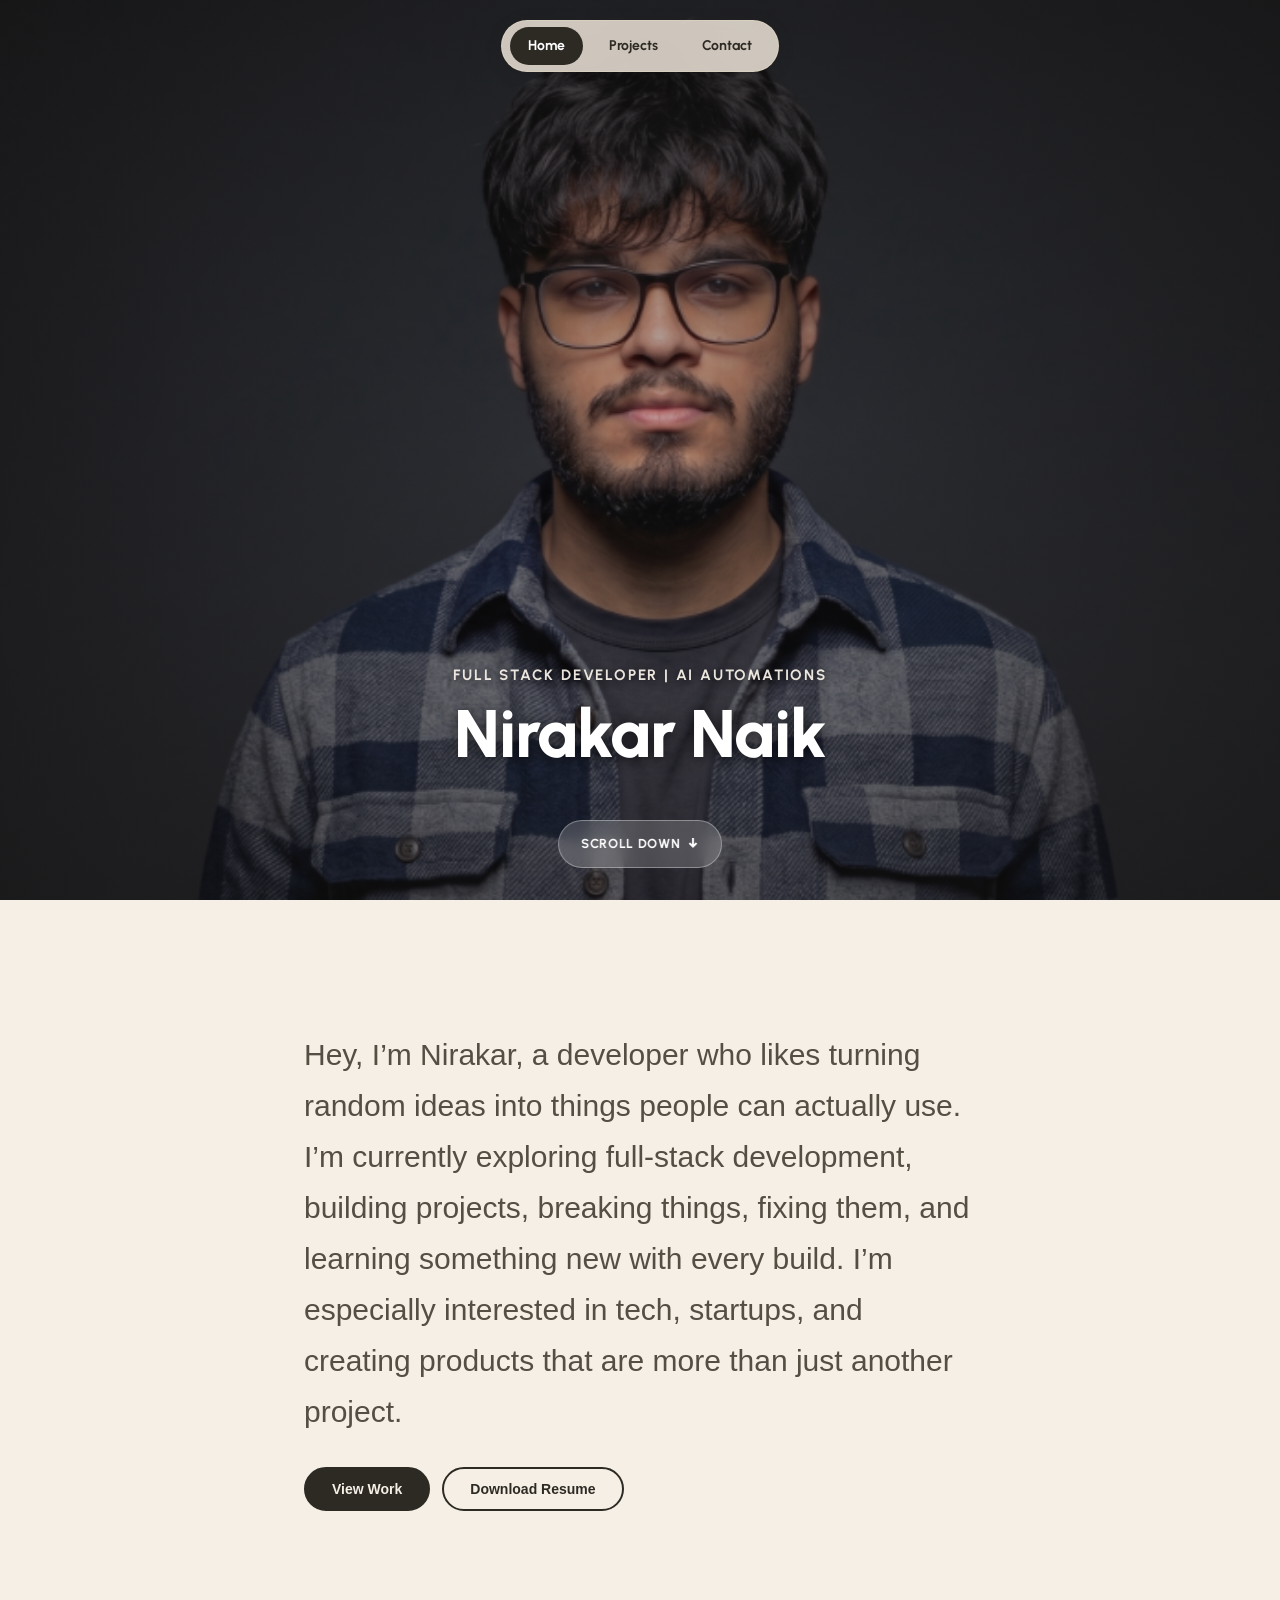
<file: index.html>
<!DOCTYPE html>
<html lang="en">
<head>
    <meta charset="UTF-8">
    <meta name="viewport" content="width=device-width, initial-scale=1.0">
    <title>Nirakar Naik | Portfolio</title>
    <link rel="stylesheet" href="style.css">
</head>
<body class="home-page">
    <nav class="nav-bar">
        <a href="index.html" class="active">Home</a>
        <a href="projects.html">Projects</a>
        <a href="contact.html">Contact</a>
    </nav>

    <!-- Full Viewport Hero Screen -->
    <header class="hero-screen">
        <img src="hero.png" alt="Nirakar Naik" class="hero-bg-img">
        <div class="hero-overlay">
            <div class="hero-content">
                <p class="hero-role">Full Stack Developer | AI Automations</p>
                <h1 class="hero-title">Nirakar Naik</h1>
            </div>
            <a href="#intro" class="scroll-indicator">
                <span>Scroll down</span>
                <span class="arrow">&darr;</span>
            </a>
        </div>
    </header>

    <!-- Intro Section (Scroll Down) -->
    <main id="intro" class="intro-section">
        <!-- <h2 class="name">Nirakar Naik</h2> -->
        <p id="intro">
            Hey, I’m Nirakar, a developer who likes turning random ideas into things people can actually use.
            I’m currently exploring full-stack development, building projects, breaking things, fixing them, and learning something new with every build.
            I’m especially interested in tech, startups, and creating products that are more than just another project.
        </p>
        <div class="btn-group">
            <button onclick="window.location.href='projects.html'">View Work</button>
            <button>Download Resume</button>
        </div>
    </main>
</body>
</html>
</file>
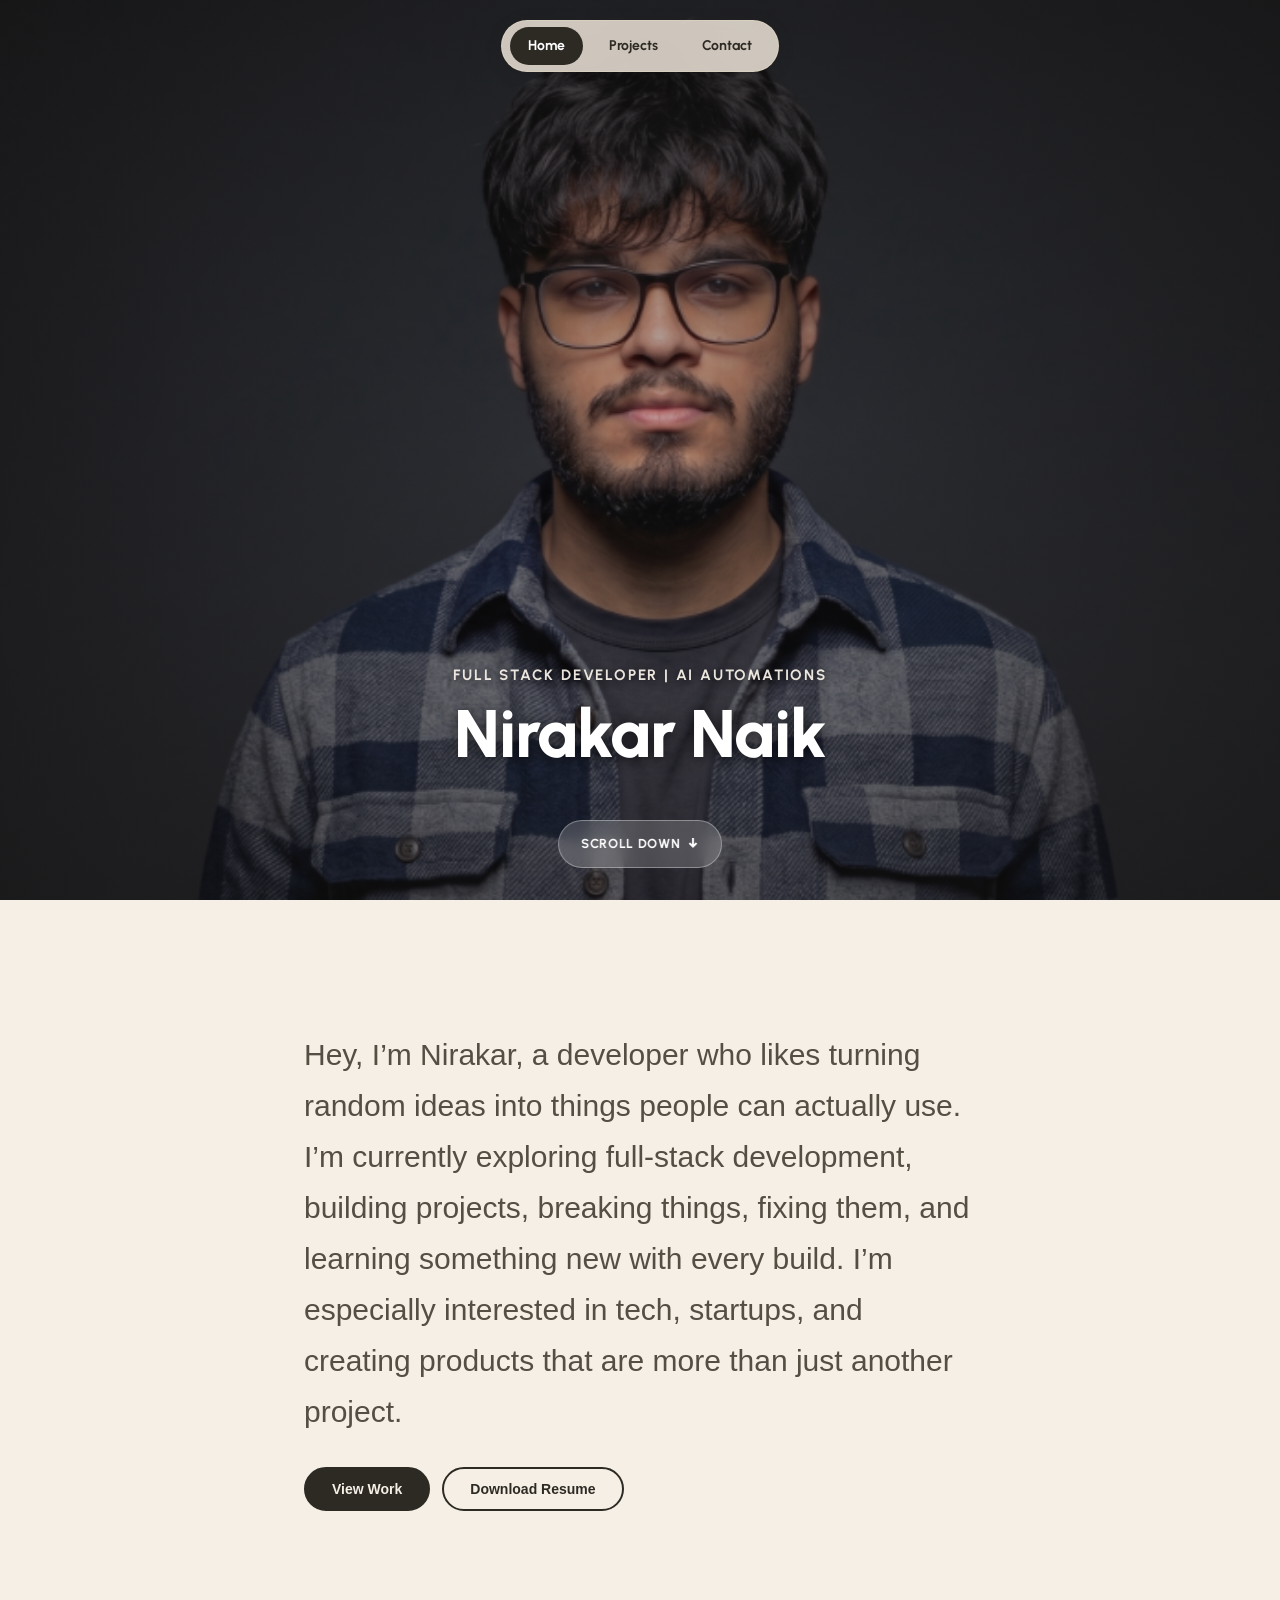
<file: home.html>
<!DOCTYPE html>
<html lang="en">
<head>
    <meta charset="UTF-8">
    <meta name="viewport" content="width=device-width, initial-scale=1.0">
    <title>Nirakar Naik | Portfolio</title>
    <link rel="stylesheet" href="style.css">
</head>
<body class="home-page">
    <nav class="nav-bar">
        <a href="home.html" class="active">Home</a>
        <a href="projects.html">Projects</a>
        <a href="contact.html">Contact</a>
    </nav>

    <!-- Full Viewport Hero Screen -->
    <header class="hero-screen">
        <img src="hero.png" alt="Nirakar Naik" class="hero-bg-img">
        <div class="hero-overlay">
            <div class="hero-content">
                <p class="hero-role">Full Stack Developer | AI Automations</p>
                <h1 class="hero-title">Nirakar Naik</h1>
            </div>
            <a href="#intro" class="scroll-indicator">
                <span>Scroll down</span>
                <span class="arrow">&darr;</span>
            </a>
        </div>
    </header>

    <!-- Intro Section (Scroll Down) -->
    <main id="intro" class="intro-section">
        <!-- <h2 class="name">Nirakar Naik</h2> -->
        <p id="intro">
            Hey, I’m Nirakar, a developer who likes turning random ideas into things people can actually use.
            I’m currently exploring full-stack development, building projects, breaking things, fixing them, and learning something new with every build.
            I’m especially interested in tech, startups, and creating products that are more than just another project.
        </p>
        <div class="btn-group">
            <button onclick="window.location.href='projects.html'">View Work</button>
            <button>Download Resume</button>
        </div>
    </main>
</body>
</html>
</file>
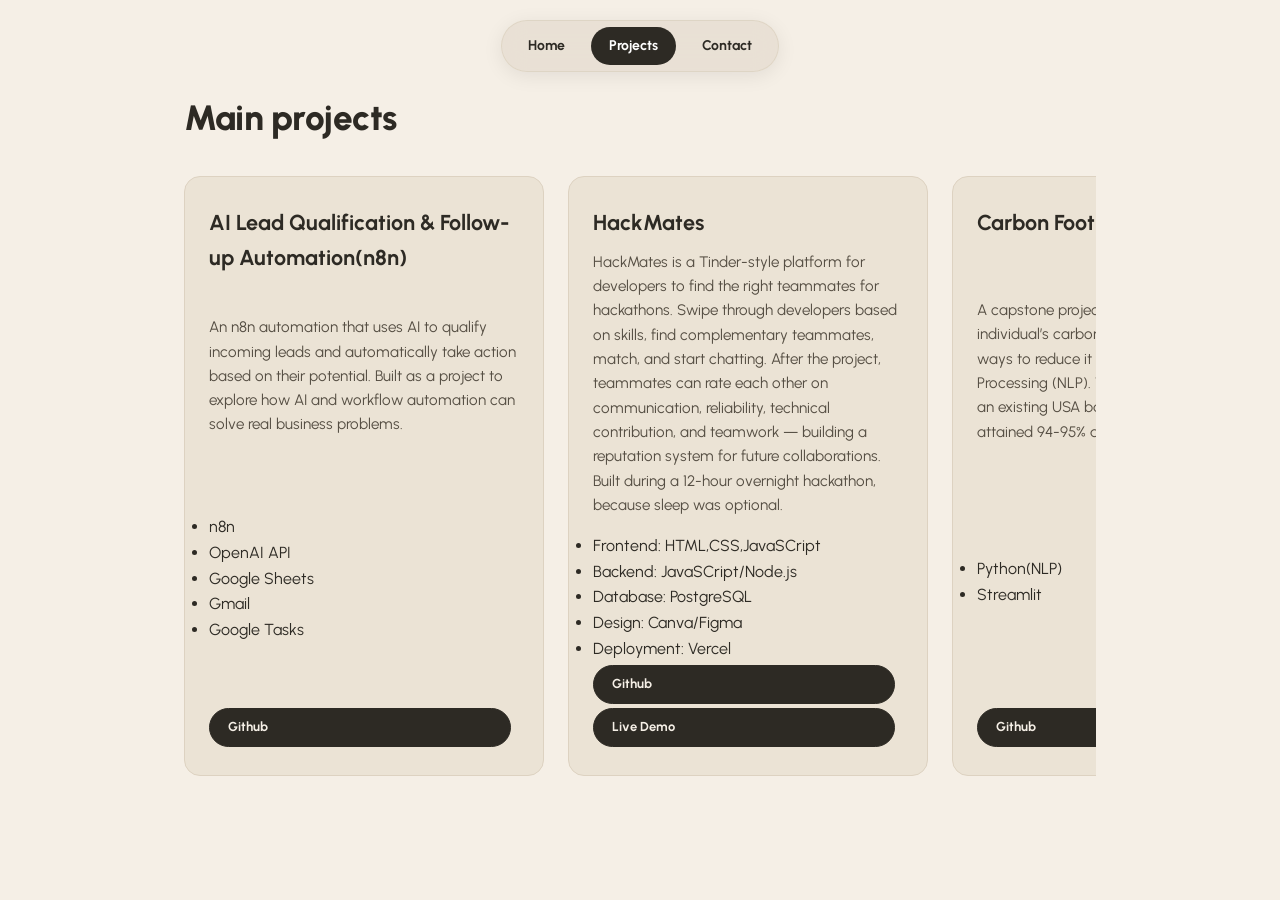
<file: projects.html>
<!DOCTYPE html>
<html lang="en">
<head>
    <meta charset="UTF-8">
    <meta name="viewport" content="width=device-width, initial-scale=1.0">
    <title>Projects | Nirakar Naik</title>
    <link rel="stylesheet" href="style.css">
</head>
<body>
    <nav class="nav-bar">
        <a href="index.html">Home</a>
        <a href="projects.html" class="active">Projects</a>
        <a href="contact.html">Contact</a>
    </nav>

    <div class="projects-header">
        <h1 class="projects-title">Main projects</h1>
        <!-- <span class="scroll-hint">Scroll horizontally &rarr;</span> -->
    </div>

    <div class="projects">

            <div> 
                <p class="project-name">AI Lead Qualification & Follow-up Automation(n8n)</p>
                <p class="project-desc">An n8n automation that uses AI to qualify incoming leads and automatically take action based on their potential.
                    Built as a project to explore how AI and workflow automation can solve real business problems.
                </p>
                <p class="tech-stack">
                    <ul>
                        <li>n8n</li>
                        <li>OpenAI API</li>
                        <li>Google Sheets</li>
                        <li>Gmail</li>
                        <li>Google Tasks</li>
                    </ul>
                </p>
                <a href="https://github.com/NirakarNaik/n8n-Lead-Automation">Github</a>
            </div>
            
            
            <div>
                <p class="project-name">HackMates</p>
                <p class="project-desc">HackMates is a Tinder-style platform for developers to find the right teammates for hackathons.
                    Swipe through developers based on skills, find complementary teammates, match, and start chatting. After the project, teammates can rate each other on communication, reliability, technical contribution, and teamwork — building a reputation system for future collaborations.
                    Built during a 12-hour overnight hackathon, because sleep was optional.
                </p>
                <p class="tech-stack">
                    <ul>
                        <li>Frontend: HTML,CSS,JavaSCript</li>
                        <li>Backend: JavaSCript/Node.js</li>
                        <li>Database: PostgreSQL</li>
                        <li>Design: Canva/Figma</li>
                        <li>Deployment: Vercel</li>
                    </ul>
                </p>
                <a href="https://github.com/NirakarNaik/HackMates">Github</a>
                <a href="https://hack-mates-delta.vercel.app/">Live Demo</a>
            </div>
            
            <div>
                <p class="project-name">Carbon Footprint Calculator</p>
                <p class="project-desc">A capstone project that calculates an individual’s carbon footprint and recommends ways to reduce it using Natural Language Processing (NLP).
                    Tested and compared with an existing USA based similar product and attained 94-95% accuracy. 
                </p>
                <p class="tech-stack">
                    <ul>
                        <li>Python(NLP)</li>
                        <li>Streamlit</li>

                    </ul>
                </p>
                <a href="https://github.com/NirakarNaik/Carbon-Footprint-Calculator">Github</a>
                <!-- <a href="https://hack-mates-delta.vercel.app/">Live Demo</a> -->
            </div>
            
            <div>
                <p class="project-name">Swiggy Data Anaylsis</p>
                <p class="project-desc">Analyzed a Swiggy dataset containing 190000+ restaurant records to uncover patterns in ratings, pricing, cuisines, and customer preferences.
                    Cleaned and explored the data, identified trends and outliers, and created visualizations to turn raw data into meaningful insights.

                <p class="tech-stack">
                    <ul>
                       <li>Python</li>
                       <li>Pandas</li>
                       <li>Numpy</li>
                       <li>Matplotlib</li>
                       <li>Seaborn</li>
                       <li>Jupyter Notebook</li>

                    </ul>
                </p>
                <a href="https://github.com/NirakarNaik/SWIGGY_DATA_ANAYLSIS">Github</a>
            </div>
            
            <div>
                <p class="project-name">Netflix Data Anaylsis</p>
                <p class="project-desc">Explored a Netflix dataset to uncover trends in movies and TV shows, analyzing factors like release years, genres, ratings, countries, and content distribution.
                    Cleaned and visualized the data to identify interesting patterns and insights about Netflix’s content library.
                <p class="tech-stack">
                    <ul>
                       <li>Python</li>
                       <li>Pandas</li>
                       <li>Numpy</li>
                       <li>Matplotlib</li>
                       <li>Seaborn</li>
                       <li>Jupyter Notebook</li>
                    </ul>
                </p>
                <a href="https://github.com/NirakarNaik/NETFLIX-DATA-ANALYSIS">Github</a>
            </div>

        </div>
</body>
</html>
</file>
<file: style.css>
@import url('https://fonts.googleapis.com/css2?family=Urbanist:wght@400;600;700;800&display=swap');

* {
    margin: 0;
    padding: 0;
    box-sizing: border-box;
}

html {
    scroll-behavior: smooth;
}

body {
    background-color: #f5efe6;
    color: #2d2a24;
    font-family: 'Urbanist', -apple-system, BlinkMacSystemFont, sans-serif;
    line-height: 1.6;
    max-width: 960px;
    margin: 0 auto;
    padding: 90px 24px 80px;
}

body.home-page {
    max-width: 100%;
    margin: 0;
    padding: 0;
}

.nav-bar {
    position: fixed;
    top: 20px;
    left: 50%;
    transform: translateX(-50%);
    display: flex;
    gap: 8px;
    z-index: 1000;
    background: rgba(232, 223, 211, 0.88);
    backdrop-filter: blur(12px);
    -webkit-backdrop-filter: blur(12px);
    padding: 6px 8px;
    border-radius: 30px;
    border: 1px solid rgba(221, 210, 193, 0.8);
    box-shadow: 0 4px 20px rgba(0, 0, 0, 0.08);
}

.nav-bar a {
    text-decoration: none;
    color: #2d2a24;
    font-size: 14px;
    font-weight: 700;
    padding: 8px 18px;
    border-radius: 20px;
    background-color: transparent;
    transition: 0.2s ease;
}

.nav-bar a:hover {
    background-color: #2d2a24;
    color: #f5efe6;
}

.nav-bar a.active {
    background-color: #2d2a24;
    color: #ffffff;
}

.hero-screen {
    position: relative;
    width: 100%;
    height: 100vh;
    overflow: hidden;
    display: flex;
    align-items: flex-end;
    justify-content: center;
}

.hero-bg-img {
    position: absolute;
    top: 0;
    left: 0;
    width: 100%;
    height: 100%;
    object-fit: cover;
    object-position: center 25%;
    z-index: 1;
}

.hero-overlay {
    position: relative;
    z-index: 2;
    width: 100%;
    height: 100%;
    padding: 40px 24px;
    display: flex;
    flex-direction: column;
    justify-content: center;
    align-items: center;
    text-align: center;
    background: radial-gradient(circle at center, rgba(20, 18, 16, 0.25) 0%, rgba(20, 18, 16, 0.7) 100%);
}

.hero-content {
    display: flex;
    flex-direction: column;
    align-items: center;
    text-align: center;
    margin-top: auto;
    margin-bottom: 90px;
}

.hero-role {
    font-size: 15px;
    font-weight: 700;
    text-transform: uppercase;
    letter-spacing: 0.12em;
    color: #f5efe6;
    opacity: 0.95;
    margin: 0 0 12px;
    text-shadow: 0 2px 8px rgba(0, 0, 0, 0.7);
}

.hero-title {
    font-size: clamp(2.8rem, 6vw, 4.2rem);
    font-weight: 800;
    color: #ffffff;
    letter-spacing: -1px;
    line-height: 1.05;
    text-shadow: 0 2px 14px rgba(0, 0, 0, 0.6);
    margin: 0;
}


.scroll-indicator {
    position: absolute;
    bottom: 32px;
    left: 50%;
    transform: translateX(-50%);
    display: inline-flex;
    align-items: center;
    gap: 8px;
    color: #ffffff;
    text-decoration: none;
    font-size: 13px;
    font-weight: 700;
    text-transform: uppercase;
    letter-spacing: 0.05em;
    background: rgba(255, 255, 255, 0.18);
    backdrop-filter: blur(8px);
    -webkit-backdrop-filter: blur(8px);
    padding: 10px 22px;
    border-radius: 25px;
    border: 1px solid rgba(255, 255, 255, 0.35);
    transition: 0.2s ease;
}

.scroll-indicator:hover {
    background: #ffffff;
    color: #2d2a24;
}

.scroll-indicator .arrow {
    font-size: 16px;
    transition: transform 0.2s ease;
}

.scroll-indicator:hover .arrow {
    transform: translateY(3px);
}

.intro-section {
    max-width: 800px;
    margin: 0 auto;
    padding: 120px 24px 100px;
    min-height: 80vh;
    display: flex;
    flex-direction: column;
    justify-content: center;
}

.name {
    font-size: 3rem;
    font-weight: 800;
    line-height: 1.1;
    color: #2d2a24;
    margin-bottom: 16px;
    letter-spacing: -0.5px;
}

#intro {
    font-size: 30px;
    font-family: 'Montserrat', sans-serif;    
    color: #554e43;
    line-height: 1.7;
    margin-bottom: 30px;
    max-width: 720px;
}

.btn-group {
    display: flex;
    gap: 12px;
    flex-wrap: wrap;
}

button {
    font-family: inherit;
    font-size: 14px;
    font-weight: 700;
    padding: 12px 26px;
    border-radius: 25px;
    border: 2px solid #2d2a24;
    background-color: #2d2a24;
    color: #f5efe6;
    cursor: pointer;
    transition: 0.2s ease;
}

button:hover {
    background-color: transparent;
    color: #2d2a24;
}

button:nth-of-type(2) {
    background-color: transparent;
    color: #2d2a24;
}

button:nth-of-type(2):hover {
    background-color: #2d2a24;
    color: #f5efe6;
}

.projects-header {
    display: flex;
    justify-content: space-between;
    align-items: baseline;
    margin-bottom: 20px;
}

.projects-title {
    font-size: 2.2rem;
    font-weight: 800;
    color: #2d2a24;
    letter-spacing: -0.5px;
}


.projects {
    display: flex;
    flex-direction: row;
    gap: 24px;
    overflow-x: auto;
    overflow-y: hidden;
    padding: 10px 4px 30px;
    scroll-snap-type: x mandatory;
    -webkit-overflow-scrolling: touch;
    scrollbar-width: thin;
    scrollbar-color: #cfc2af transparent;
}

.projects::-webkit-scrollbar {
    height: 6px;
}

.projects::-webkit-scrollbar-track {
    background: #ede5d8;
    border-radius: 10px;
}

.projects::-webkit-scrollbar-thumb {
    background: #cfc2af;
    border-radius: 10px;
}

.projects::-webkit-scrollbar-thumb:hover {
    background: #2d2a24;
}

.projects > div {
    flex: 0 0 360px;
    max-width: 85vw;
    scroll-snap-align: start;
    background-color: #ebe3d5;
    border: 1px solid #ddd2c1;
    border-radius: 16px;
    padding: 28px 24px;
    display: flex;
    flex-direction: column;
    justify-content: space-between;
    transition: transform 0.2s ease, background-color 0.2s ease, border-color 0.2s ease;
    
    opacity: 0;
    transform: translateY(20px);
    animation: cardSlideUp 0.5s ease forwards;
}

.projects > div:hover {
    background-color: #fdfaf6;
    border-color: #cfc2af;
    transform: translateY(-4px);
}

.projects > div:nth-child(1) { animation-delay: 0.1s; }
.projects > div:nth-child(2) { animation-delay: 0.25s; }
.projects > div:nth-child(3) { animation-delay: 0.4s; }
.projects > div:nth-child(4) { animation-delay: 0.55s; }
.projects > div:nth-child(5) { animation-delay: 0.7s; }
.projects > div:nth-child(6) { animation-delay: 0.85s; }

@keyframes cardSlideUp {
    from {
        opacity: 0;
        transform: translateY(20px);
    }
    to {
        opacity: 1;
        transform: translateY(0);
    }
}

.project-name {
    font-size: 1.35rem;
    font-weight: 700;
    color: #2d2a24;
    margin-bottom: 10px;
}

.project-desc {
    font-size: 0.95rem;
    color: #554e43;
    line-height: 1.6;
    margin-bottom: 16px;
}

.tech-stack ul {
    list-style: none;
    display: flex;
    flex-wrap: wrap;
    gap: 8px;
    margin-bottom: 20px;
}

.tech-stack ul li {
    font-size: 12px;
    font-weight: 600;
    background-color: #f5efe6;
    border: 1px solid #ded3c1;
    color: #4a4338;
    padding: 4px 12px;
    border-radius: 15px;
}

.projects > div a {
    display: inline-block;
    text-decoration: none;
    font-size: 13px;
    font-weight: 700;
    color: #f5efe6;
    background-color: #2d2a24;
    border: 1px solid #2d2a24;
    padding: 8px 18px;
    border-radius: 20px;
    margin-right: 8px;
    margin-top: 4px;
    transition: 0.2s ease;
}

.projects > div a:hover {
    background-color: transparent;
    color: #2d2a24;
}

.contact-links {
    display: flex;
    flex-direction: row;
    justify-content: center;
    align-items: center;
    gap: 14px;
    max-width: 280px;
    width: 100%;
    margin: 20px auto 0;
}

.contact-links a {
    display: block;
    text-decoration: none;
    text-align: center;
    background-color: #ebe3d5;
    color: #2d2a24;
    border: 1px solid #ddd2c1;
    font-weight: 700;
    font-size: 15px;
    padding: 14px 20px;
    border-radius: 25px;
    transition: 0.2s ease;
}

.contact-links a:hover {
    background-color: #2d2a24;
    color: #f5efe6;
    border-color: #2d2a24;
}

@media (max-width: 600px) {
    body:not(.home-page) {
        padding: 80px 16px 60px;
    }

    .hero-overlay {
        padding: 30px 18px;
    }

    .hero-role {
        font-size: 13px;
        letter-spacing: 0.08em;
    }

    .hero-title {
        font-size: 2.4rem;
    }

    .scroll-indicator {
        bottom: 24px;
        font-size: 12px;
        padding: 8px 18px;
    }

    .intro-section {
        padding: 60px 20px 80px;
    }

    .name {
        font-size: 2.2rem;
    }

    .projects-title {
        font-size: 1.8rem;
    }

    .projects > div {
        flex: 0 0 85vw;
    }

    .btn-group {
        flex-direction: column;
    }

    button {
        width: 100%;
    }
}
</file>
